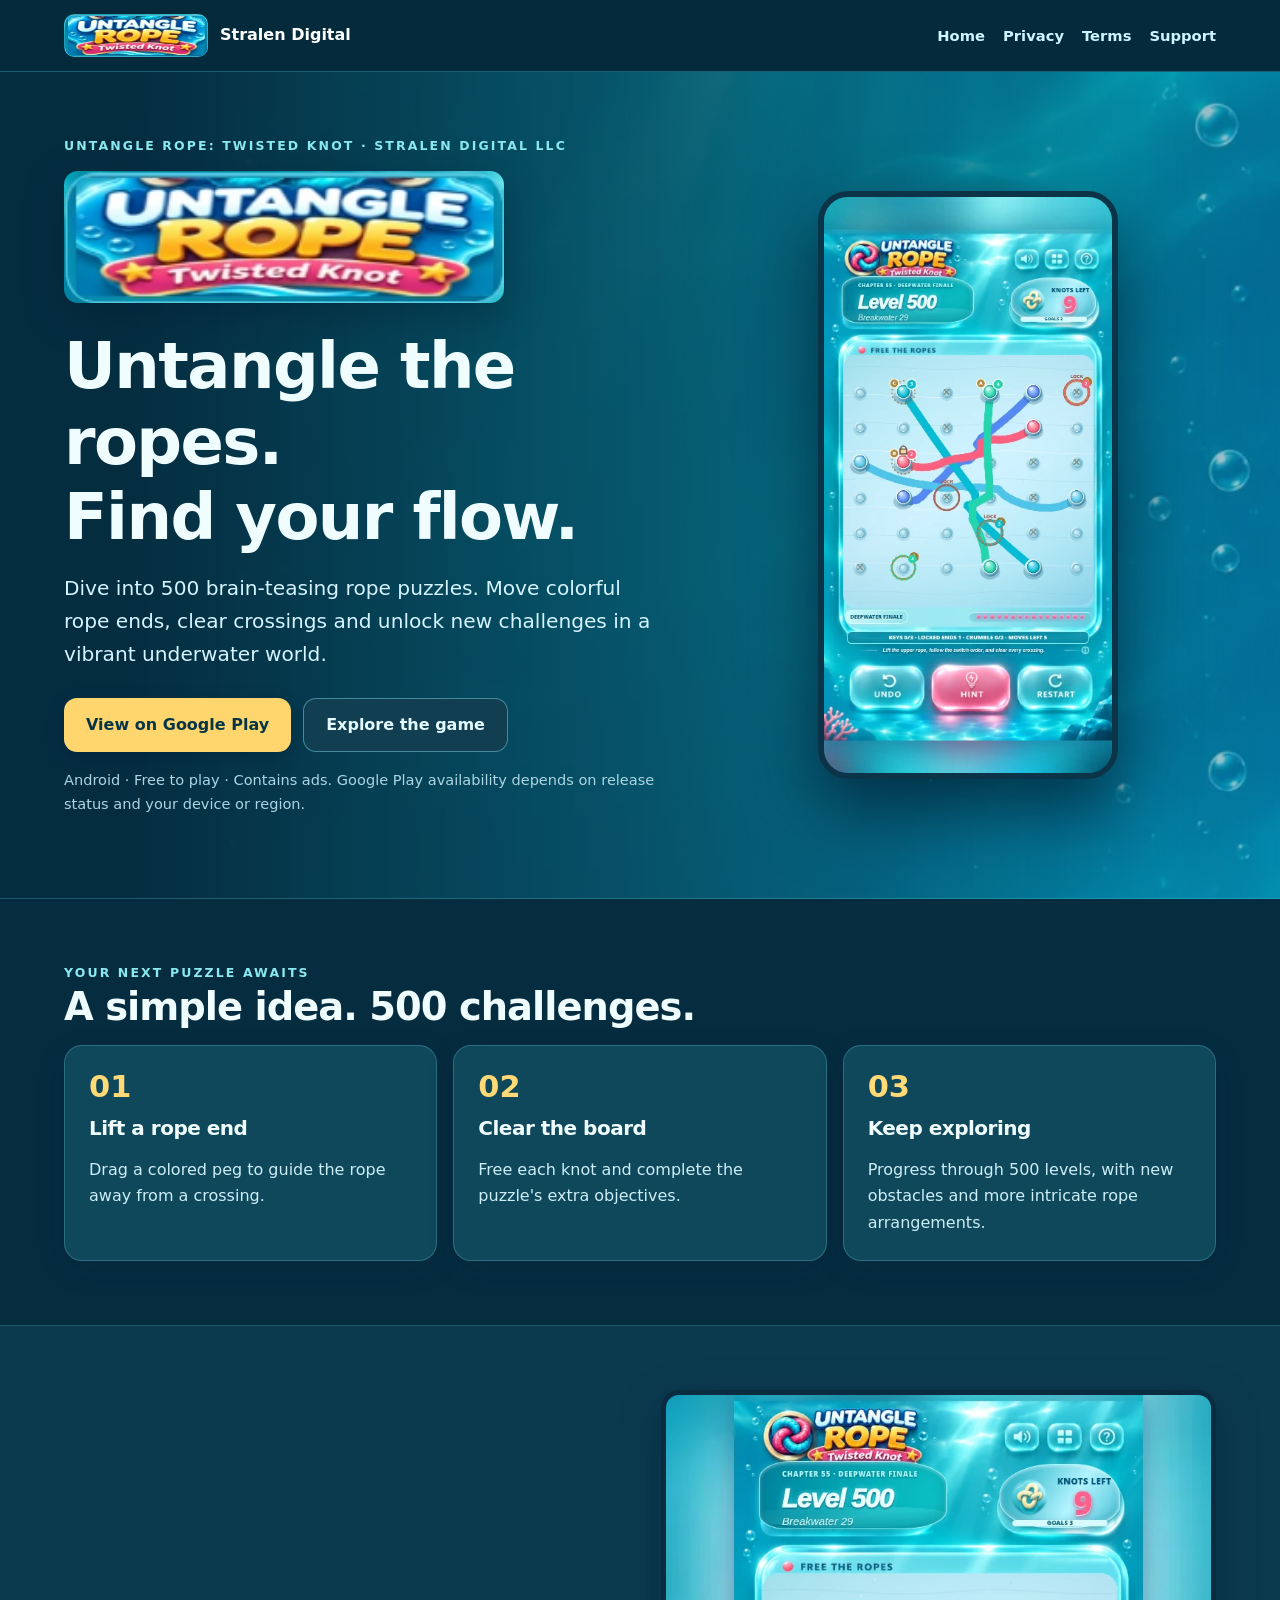
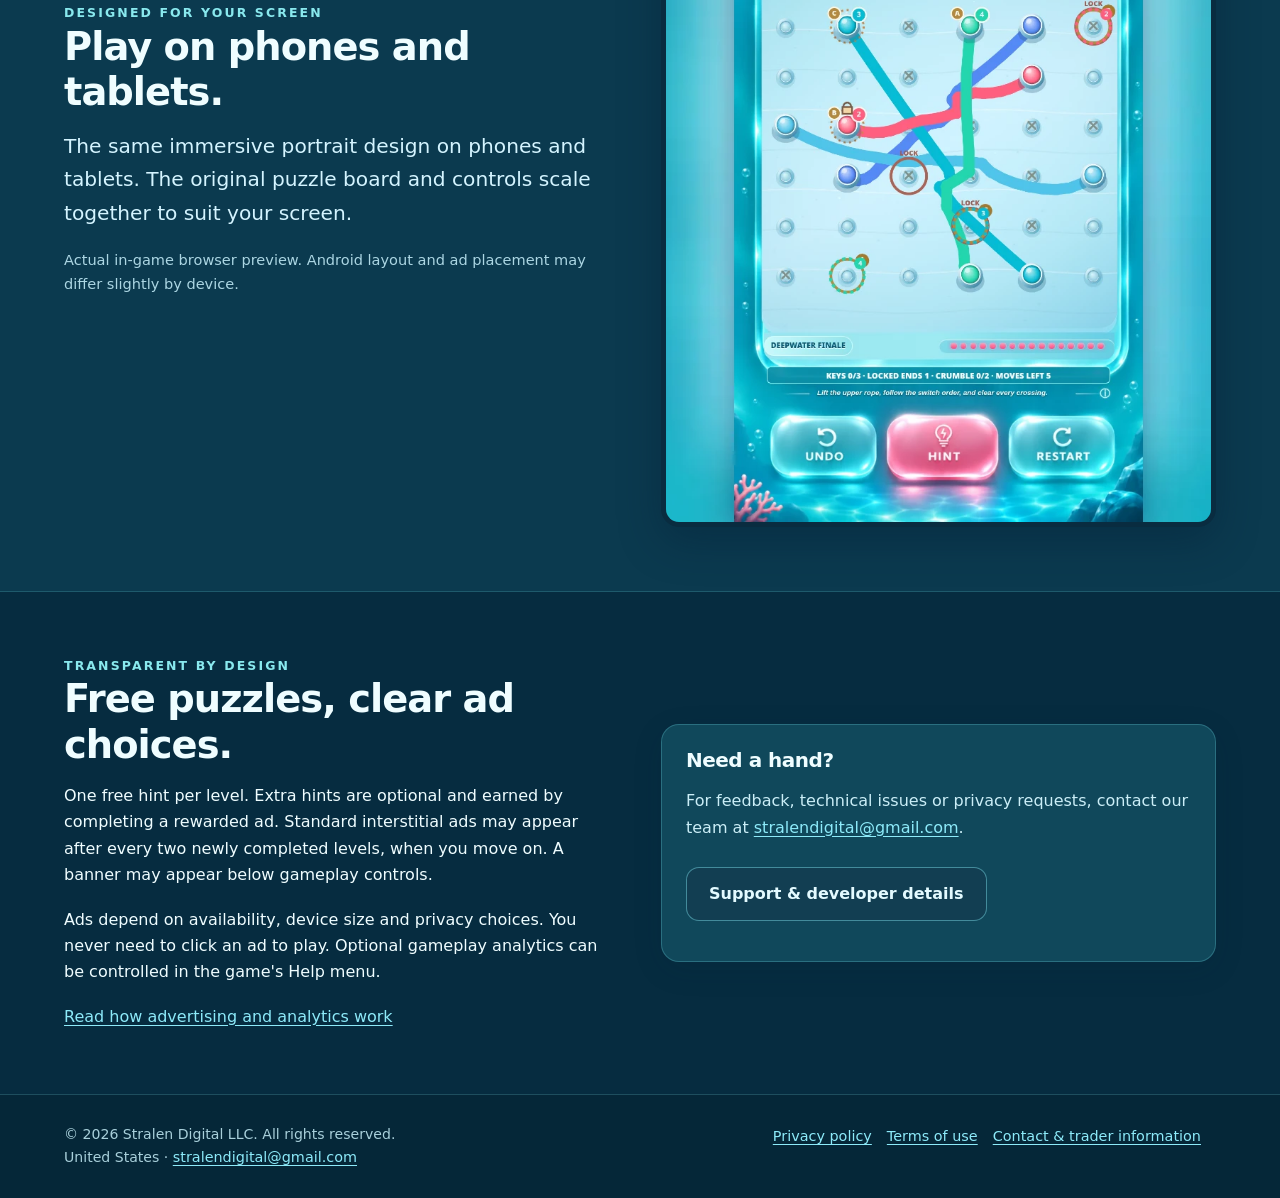
<file: public/index.html>
<!doctype html><html lang="en"><head><meta charset="utf-8"><meta name="viewport" content="width=device-width,initial-scale=1"><meta name="theme-color" content="#062c40"><meta name="description" content="Official game website for Untangle Rope: Twisted knot. Explore 500 rope puzzles, support and privacy information."><title>Untangle Rope: Twisted knot | Stralen Digital LLC</title><link rel="icon" href="assets/app-icon.png" type="image/png"><link rel="stylesheet" href="style.css"></head><body><a class="skip" href="#main">Skip to content</a><header><nav class="nav" aria-label="Main navigation"><a class="brand" href="index.html"><img src="assets/logo.webp" alt="Untangle Rope: Twisted knot"><span>Stralen Digital</span></a><div class="navlinks"><a href="index.html">Home</a><a href="privacy-policy.html">Privacy</a><a href="terms-of-use.html">Terms</a><a href="support.html">Support</a></div></nav></header><main id="main"><section class="hero"><div class="wrap hero-inner"><div><div class="eyebrow">Untangle Rope: Twisted knot · Stralen Digital LLC</div><img class="hero-logo" src="assets/logo.webp" alt="Untangle Rope: Twisted knot"><h1>Untangle the ropes.<br>Find your flow.</h1><p class="lede">Dive into 500 brain-teasing rope puzzles. Move colorful rope ends, clear crossings and unlock new challenges in a vibrant underwater world.</p><div class="cta"><a class="btn" href="https://play.google.com/store/apps/details?id=com.untangleropetwistedknot.app">View on Google Play</a><a class="btn secondary" href="#how-to-play">Explore the game</a></div><p class="note">Android · Free to play · Contains ads. Google Play availability depends on release status and your device or region.</p></div><div><img class="phone" src="assets/phone.webp" alt="Actual portrait gameplay showing the underwater board and colored ropes" width="390" height="780"></div></div></section><section class="section" id="how-to-play"><div class="wrap"><div class="eyebrow">Your next puzzle awaits</div><h2>A simple idea. 500 challenges.</h2><div class="cards"><article class="feature"><span class="num">01</span><h3>Lift a rope end</h3><p>Drag a colored peg to guide the rope away from a crossing.</p></article><article class="feature"><span class="num">02</span><h3>Clear the board</h3><p>Free each knot and complete the puzzle's extra objectives.</p></article><article class="feature"><span class="num">03</span><h3>Keep exploring</h3><p>Progress through 500 levels, with new obstacles and more intricate rope arrangements.</p></article></div></div></section><section class="section alt"><div class="wrap split"><div><div class="eyebrow">Designed for your screen</div><h2>Play on phones and tablets.</h2><p class="lede">The same immersive portrait design on phones and tablets. The original puzzle board and controls scale together to suit your screen.</p><p class="note">Actual in-game browser preview. Android layout and ad placement may differ slightly by device.</p></div><img class="tablet" loading="lazy" src="assets/tablet.webp" alt="Actual portrait tablet layout with puzzle board and controls" width="768" height="1024"></div></section><section class="section"><div class="wrap split"><div><div class="eyebrow">Transparent by design</div><h2>Free puzzles, clear ad choices.</h2><p>One free hint per level. Extra hints are optional and earned by completing a rewarded ad. Standard interstitial ads may appear after every two newly completed levels, when you move on. A banner may appear below gameplay controls.</p><p>Ads depend on availability, device size and privacy choices. You never need to click an ad to play. Optional gameplay analytics can be controlled in the game's Help menu.</p><a href="privacy-policy.html">Read how advertising and analytics work</a></div><div class="feature"><h3>Need a hand?</h3><p>For feedback, technical issues or privacy requests, contact our team at <a href="mailto:stralendigital@gmail.com">stralendigital@gmail.com</a>.</p><div class="cta"><a class="btn secondary" href="support.html">Support &amp; developer details</a></div></div></div></section></main><footer><div class="wrap"><div><p>© 2026 Stralen Digital LLC. All rights reserved.</p><p>United States · <a href="mailto:stralendigital@gmail.com">stralendigital@gmail.com</a></p></div><div><a href="privacy-policy.html">Privacy policy</a><a href="terms-of-use.html">Terms of use</a><a href="support.html">Contact &amp; trader information</a></div></div></footer></body></html>
</file>
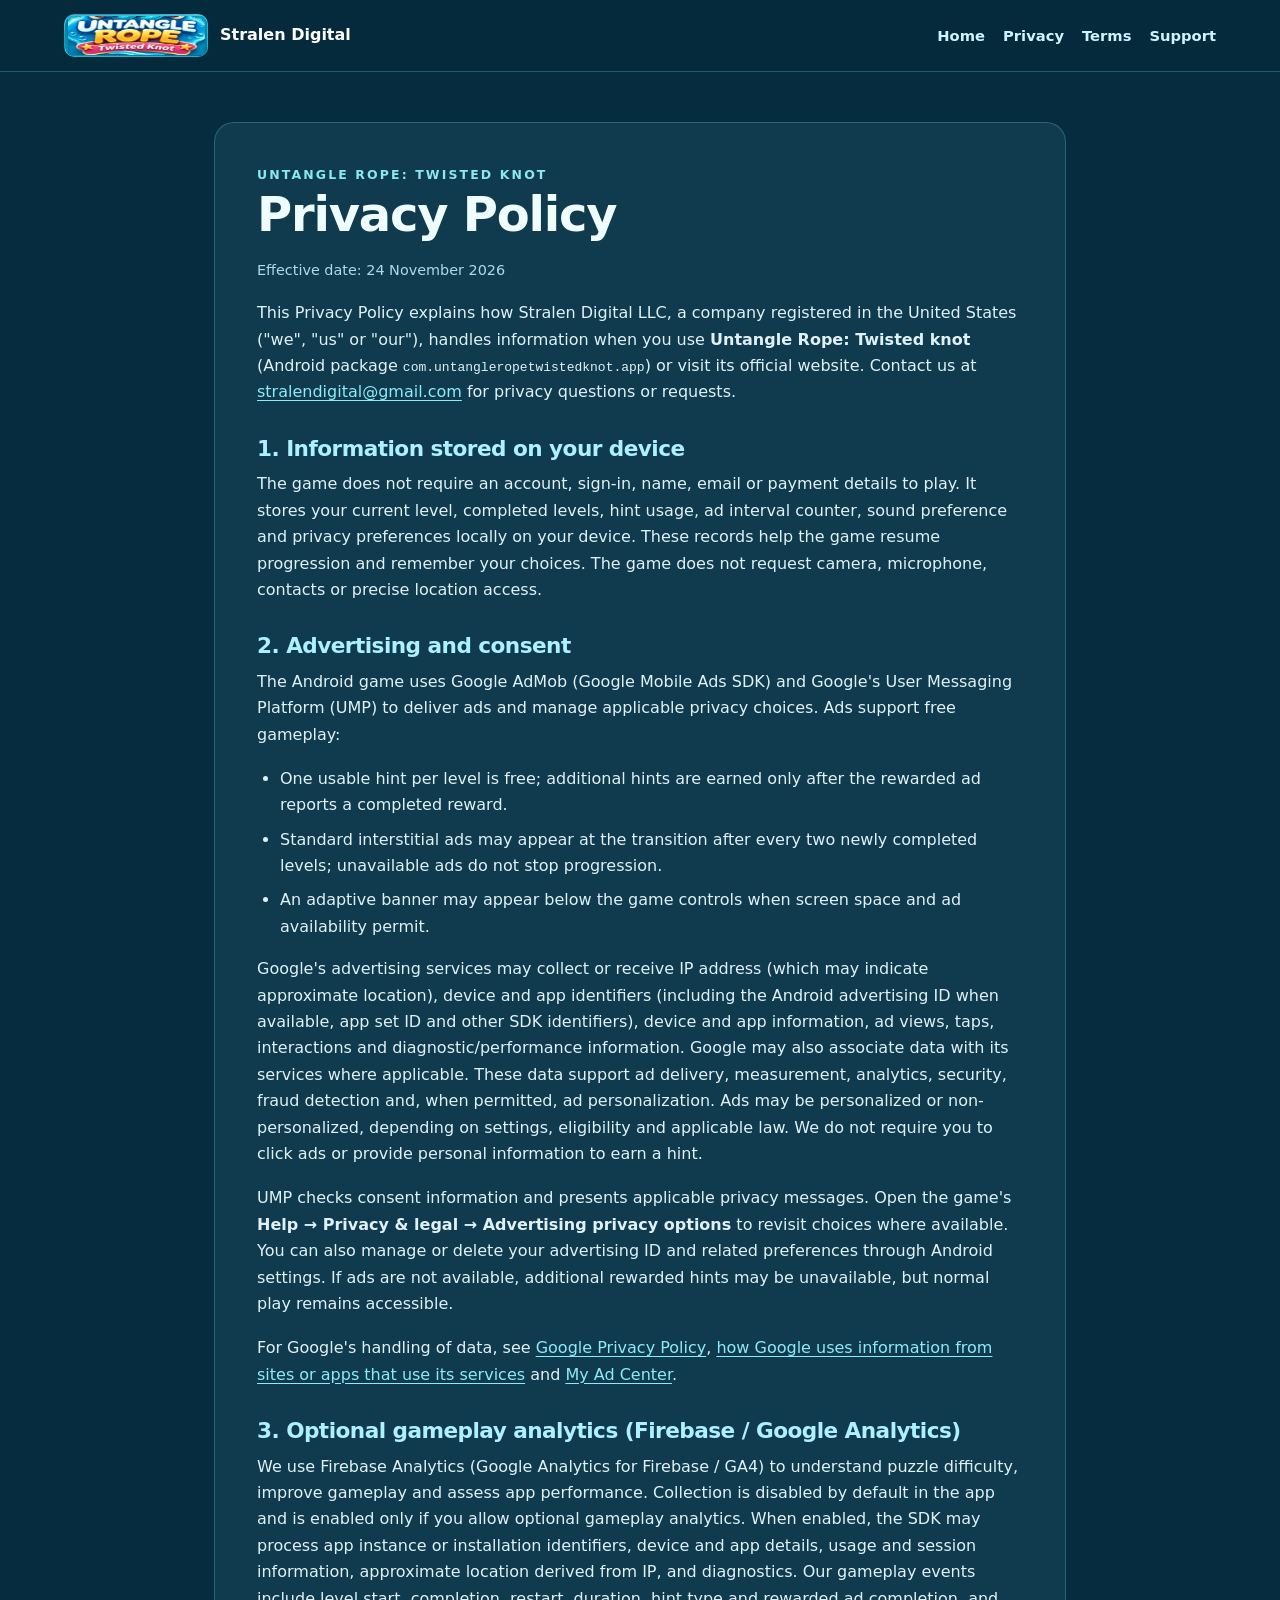
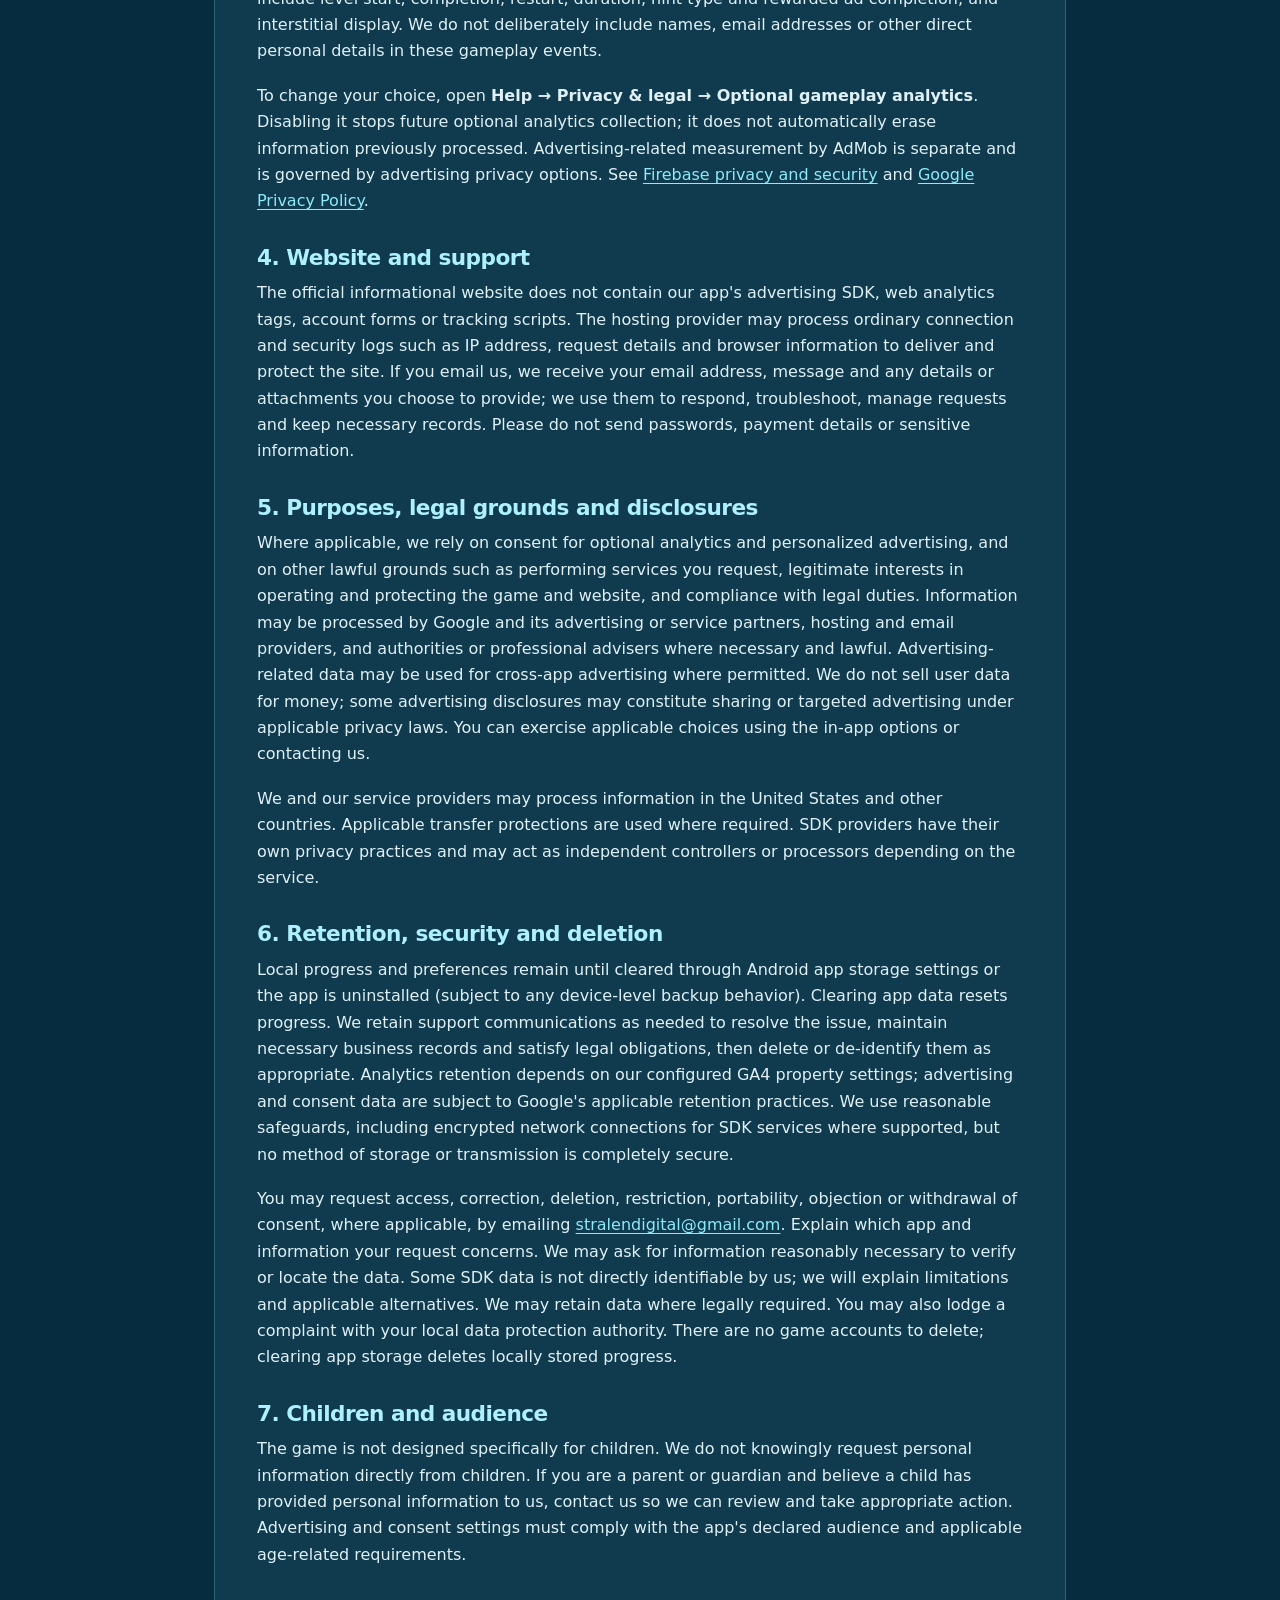
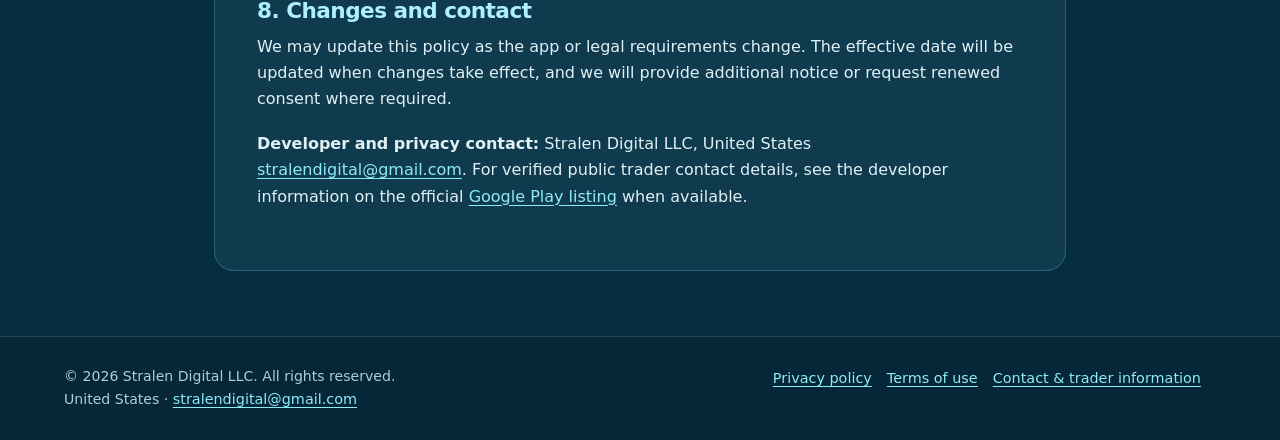
<file: public/privacy-policy.html>
<!doctype html><html lang="en"><head><meta charset="utf-8"><meta name="viewport" content="width=device-width,initial-scale=1"><meta name="theme-color" content="#062c40"><meta name="description" content="Privacy Policy for Untangle Rope: Twisted knot by Stralen Digital LLC"><title>Privacy Policy | Untangle Rope: Twisted knot</title><link rel="icon" href="assets/app-icon.png" type="image/png"><link rel="stylesheet" href="style.css"></head><body><a class="skip" href="#main">Skip to content</a><header><nav class="nav" aria-label="Main navigation"><a class="brand" href="index.html"><img src="assets/logo.webp" alt="Untangle Rope: Twisted knot"><span>Stralen Digital</span></a><div class="navlinks"><a href="index.html">Home</a><a href="privacy-policy.html">Privacy</a><a href="terms-of-use.html">Terms</a><a href="support.html">Support</a></div></nav></header><main id="main" class="legal"><article><div class="eyebrow">Untangle Rope: Twisted knot</div><h1>Privacy Policy</h1><p class="updated">Effective date: 24 November 2026</p><p>This Privacy Policy explains how Stralen Digital LLC, a company registered in the United States ("we", "us" or "our"), handles information when you use <strong>Untangle Rope: Twisted knot</strong> (Android package <code>com.untangleropetwistedknot.app</code>) or visit its official website. Contact us at <a href="mailto:stralendigital@gmail.com">stralendigital@gmail.com</a> for privacy questions or requests.</p>
<h2>1. Information stored on your device</h2><p>The game does not require an account, sign-in, name, email or payment details to play. It stores your current level, completed levels, hint usage, ad interval counter, sound preference and privacy preferences locally on your device. These records help the game resume progression and remember your choices. The game does not request camera, microphone, contacts or precise location access.</p>
<h2>2. Advertising and consent</h2><p>The Android game uses Google AdMob (Google Mobile Ads SDK) and Google's User Messaging Platform (UMP) to deliver ads and manage applicable privacy choices. Ads support free gameplay:</p><ul><li>One usable hint per level is free; additional hints are earned only after the rewarded ad reports a completed reward.</li><li>Standard interstitial ads may appear at the transition after every two newly completed levels; unavailable ads do not stop progression.</li><li>An adaptive banner may appear below the game controls when screen space and ad availability permit.</li></ul><p>Google's advertising services may collect or receive IP address (which may indicate approximate location), device and app identifiers (including the Android advertising ID when available, app set ID and other SDK identifiers), device and app information, ad views, taps, interactions and diagnostic/performance information. Google may also associate data with its services where applicable. These data support ad delivery, measurement, analytics, security, fraud detection and, when permitted, ad personalization. Ads may be personalized or non-personalized, depending on settings, eligibility and applicable law. We do not require you to click ads or provide personal information to earn a hint.</p><p>UMP checks consent information and presents applicable privacy messages. Open the game's <strong>Help → Privacy &amp; legal → Advertising privacy options</strong> to revisit choices where available. You can also manage or delete your advertising ID and related preferences through Android settings. If ads are not available, additional rewarded hints may be unavailable, but normal play remains accessible.</p><p>For Google's handling of data, see <a href="https://policies.google.com/privacy">Google Privacy Policy</a>, <a href="https://policies.google.com/technologies/partner-sites">how Google uses information from sites or apps that use its services</a> and <a href="https://myadcenter.google.com/">My Ad Center</a>.</p>
<h2>3. Optional gameplay analytics (Firebase / Google Analytics)</h2><p>We use Firebase Analytics (Google Analytics for Firebase / GA4) to understand puzzle difficulty, improve gameplay and assess app performance. Collection is disabled by default in the app and is enabled only if you allow optional gameplay analytics. When enabled, the SDK may process app instance or installation identifiers, device and app details, usage and session information, approximate location derived from IP, and diagnostics. Our gameplay events include level start, completion, restart, duration, hint type and rewarded ad completion, and interstitial display. We do not deliberately include names, email addresses or other direct personal details in these gameplay events.</p><p>To change your choice, open <strong>Help → Privacy &amp; legal → Optional gameplay analytics</strong>. Disabling it stops future optional analytics collection; it does not automatically erase information previously processed. Advertising-related measurement by AdMob is separate and is governed by advertising privacy options. See <a href="https://firebase.google.com/support/privacy">Firebase privacy and security</a> and <a href="https://policies.google.com/privacy">Google Privacy Policy</a>.</p>
<h2>4. Website and support</h2><p>The official informational website does not contain our app's advertising SDK, web analytics tags, account forms or tracking scripts. The hosting provider may process ordinary connection and security logs such as IP address, request details and browser information to deliver and protect the site. If you email us, we receive your email address, message and any details or attachments you choose to provide; we use them to respond, troubleshoot, manage requests and keep necessary records. Please do not send passwords, payment details or sensitive information.</p>
<h2>5. Purposes, legal grounds and disclosures</h2><p>Where applicable, we rely on consent for optional analytics and personalized advertising, and on other lawful grounds such as performing services you request, legitimate interests in operating and protecting the game and website, and compliance with legal duties. Information may be processed by Google and its advertising or service partners, hosting and email providers, and authorities or professional advisers where necessary and lawful. Advertising-related data may be used for cross-app advertising where permitted. We do not sell user data for money; some advertising disclosures may constitute sharing or targeted advertising under applicable privacy laws. You can exercise applicable choices using the in-app options or contacting us.</p><p>We and our service providers may process information in the United States and other countries. Applicable transfer protections are used where required. SDK providers have their own privacy practices and may act as independent controllers or processors depending on the service.</p>
<h2>6. Retention, security and deletion</h2><p>Local progress and preferences remain until cleared through Android app storage settings or the app is uninstalled (subject to any device-level backup behavior). Clearing app data resets progress. We retain support communications as needed to resolve the issue, maintain necessary business records and satisfy legal obligations, then delete or de-identify them as appropriate. Analytics retention depends on our configured GA4 property settings; advertising and consent data are subject to Google's applicable retention practices. We use reasonable safeguards, including encrypted network connections for SDK services where supported, but no method of storage or transmission is completely secure.</p><p>You may request access, correction, deletion, restriction, portability, objection or withdrawal of consent, where applicable, by emailing <a href="mailto:stralendigital@gmail.com?subject=Privacy%20request">stralendigital@gmail.com</a>. Explain which app and information your request concerns. We may ask for information reasonably necessary to verify or locate the data. Some SDK data is not directly identifiable by us; we will explain limitations and applicable alternatives. We may retain data where legally required. You may also lodge a complaint with your local data protection authority. There are no game accounts to delete; clearing app storage deletes locally stored progress.</p>
<h2>7. Children and audience</h2><p>The game is not designed specifically for children. We do not knowingly request personal information directly from children. If you are a parent or guardian and believe a child has provided personal information to us, contact us so we can review and take appropriate action. Advertising and consent settings must comply with the app's declared audience and applicable age-related requirements.</p>
<h2>8. Changes and contact</h2><p>We may update this policy as the app or legal requirements change. The effective date will be updated when changes take effect, and we will provide additional notice or request renewed consent where required.</p><p><strong>Developer and privacy contact:</strong> Stralen Digital LLC, United States<br><a href="mailto:stralendigital@gmail.com">stralendigital@gmail.com</a>. For verified public trader contact details, see the developer information on the official <a href="https://play.google.com/store/apps/details?id=com.untangleropetwistedknot.app">Google Play listing</a> when available.</p></article></main><footer><div class="wrap"><div><p>© 2026 Stralen Digital LLC. All rights reserved.</p><p>United States · <a href="mailto:stralendigital@gmail.com">stralendigital@gmail.com</a></p></div><div><a href="privacy-policy.html">Privacy policy</a><a href="terms-of-use.html">Terms of use</a><a href="support.html">Contact &amp; trader information</a></div></div></footer></body></html>
</file>
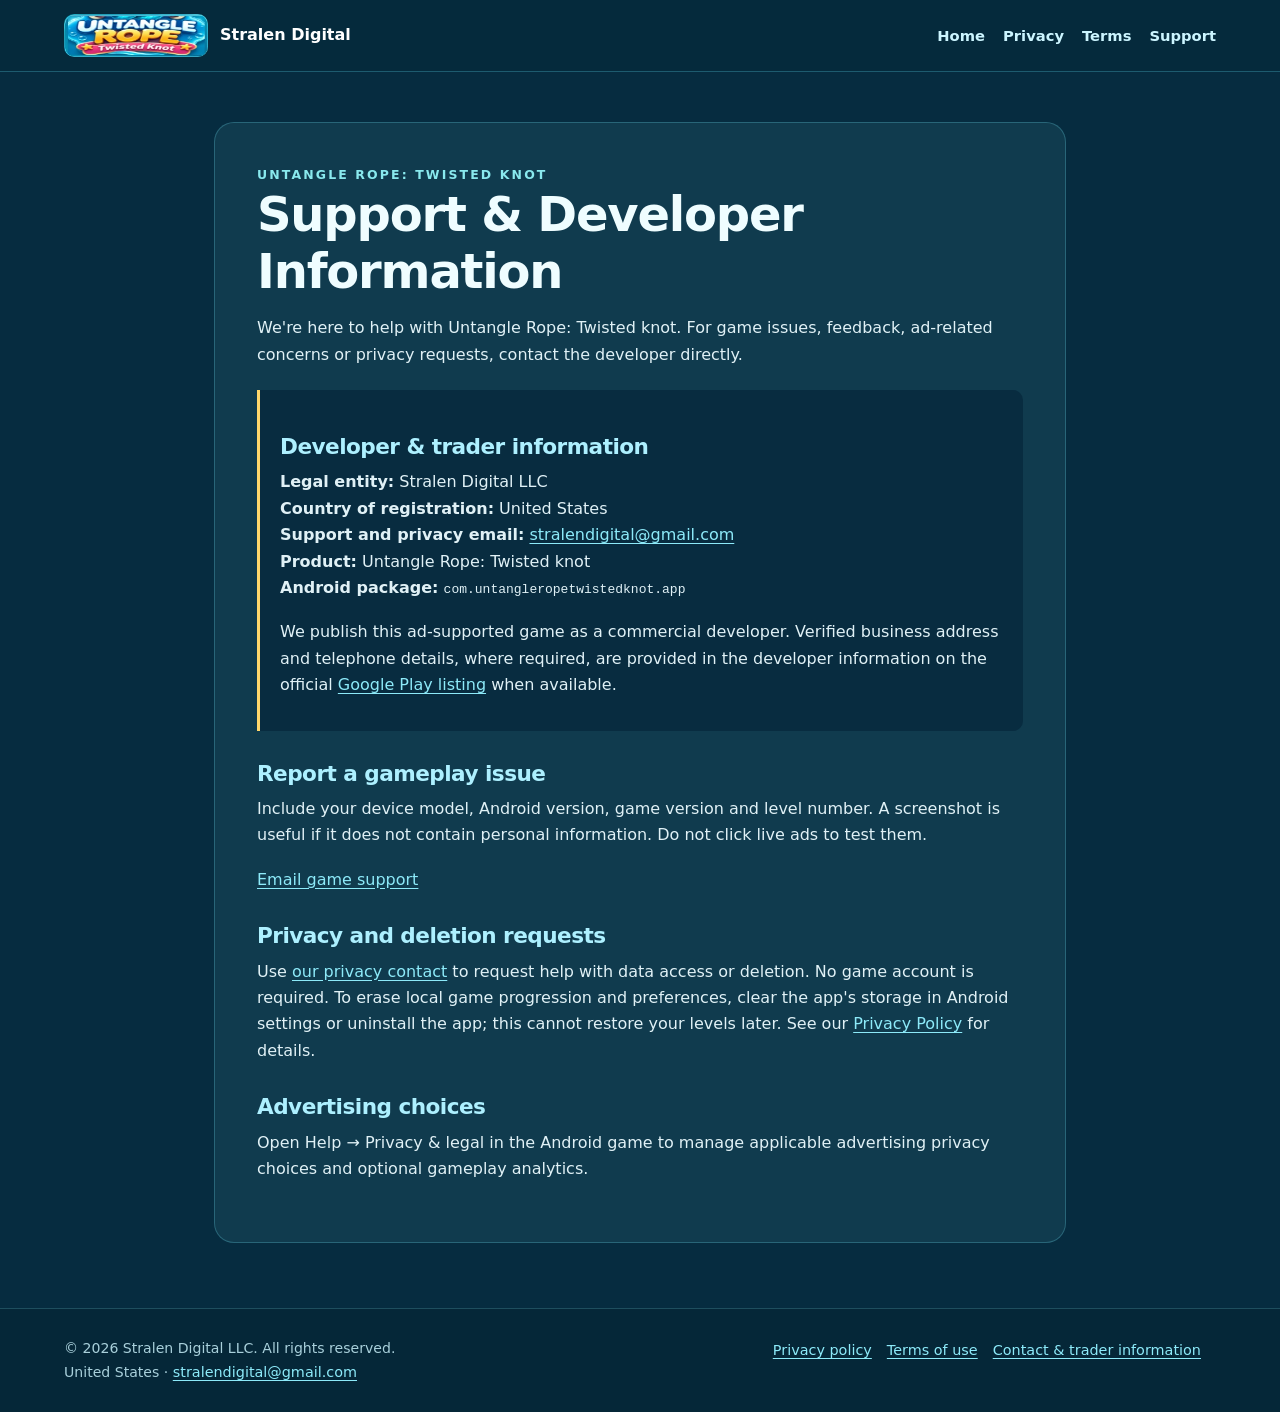
<file: public/support.html>
<!doctype html><html lang="en"><head><meta charset="utf-8"><meta name="viewport" content="width=device-width,initial-scale=1"><meta name="theme-color" content="#062c40"><meta name="description" content="Support &amp; Developer Information for Untangle Rope: Twisted knot by Stralen Digital LLC"><title>Support &amp; Developer Information | Untangle Rope: Twisted knot</title><link rel="icon" href="assets/app-icon.png" type="image/png"><link rel="stylesheet" href="style.css"></head><body><a class="skip" href="#main">Skip to content</a><header><nav class="nav" aria-label="Main navigation"><a class="brand" href="index.html"><img src="assets/logo.webp" alt="Untangle Rope: Twisted knot"><span>Stralen Digital</span></a><div class="navlinks"><a href="index.html">Home</a><a href="privacy-policy.html">Privacy</a><a href="terms-of-use.html">Terms</a><a href="support.html">Support</a></div></nav></header><main id="main" class="legal"><article><div class="eyebrow">Untangle Rope: Twisted knot</div><h1>Support & Developer Information</h1><p>We're here to help with Untangle Rope: Twisted knot. For game issues, feedback, ad-related concerns or privacy requests, contact the developer directly.</p><div class="callout"><h2>Developer &amp; trader information</h2><p><strong>Legal entity:</strong> Stralen Digital LLC<br><strong>Country of registration:</strong> United States<br><strong>Support and privacy email:</strong> <a href="mailto:stralendigital@gmail.com">stralendigital@gmail.com</a><br><strong>Product:</strong> Untangle Rope: Twisted knot<br><strong>Android package:</strong> <code>com.untangleropetwistedknot.app</code></p><p>We publish this ad-supported game as a commercial developer. Verified business address and telephone details, where required, are provided in the developer information on the official <a href="https://play.google.com/store/apps/details?id=com.untangleropetwistedknot.app">Google Play listing</a> when available.</p></div><h2>Report a gameplay issue</h2><p>Include your device model, Android version, game version and level number. A screenshot is useful if it does not contain personal information. Do not click live ads to test them.</p><p><a href="mailto:stralendigital@gmail.com?subject=Untangle%20Rope%20Support">Email game support</a></p><h2>Privacy and deletion requests</h2><p>Use <a href="mailto:stralendigital@gmail.com?subject=Untangle%20Rope%20Privacy%20Request">our privacy contact</a> to request help with data access or deletion. No game account is required. To erase local game progression and preferences, clear the app's storage in Android settings or uninstall the app; this cannot restore your levels later. See our <a href="privacy-policy.html">Privacy Policy</a> for details.</p><h2>Advertising choices</h2><p>Open Help → Privacy &amp; legal in the Android game to manage applicable advertising privacy choices and optional gameplay analytics.</p></article></main><footer><div class="wrap"><div><p>© 2026 Stralen Digital LLC. All rights reserved.</p><p>United States · <a href="mailto:stralendigital@gmail.com">stralendigital@gmail.com</a></p></div><div><a href="privacy-policy.html">Privacy policy</a><a href="terms-of-use.html">Terms of use</a><a href="support.html">Contact &amp; trader information</a></div></div></footer></body></html>
</file>
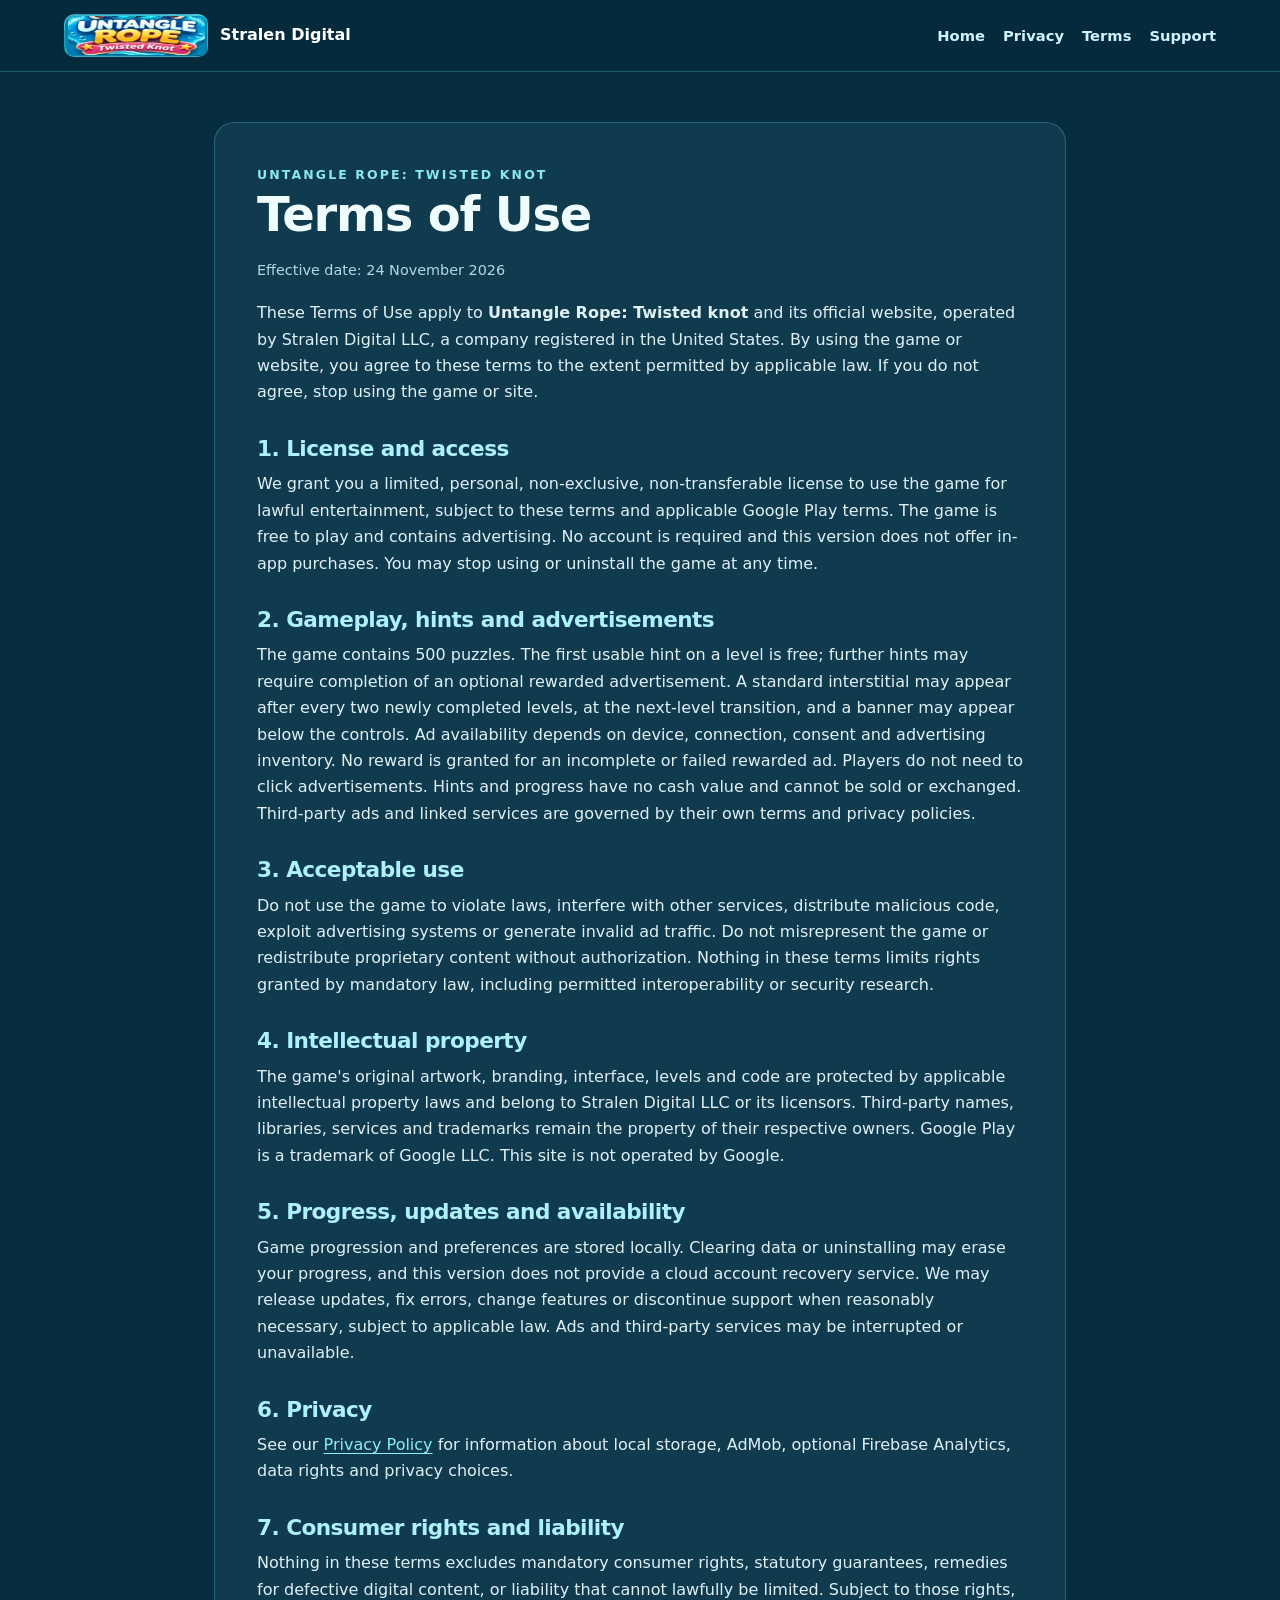
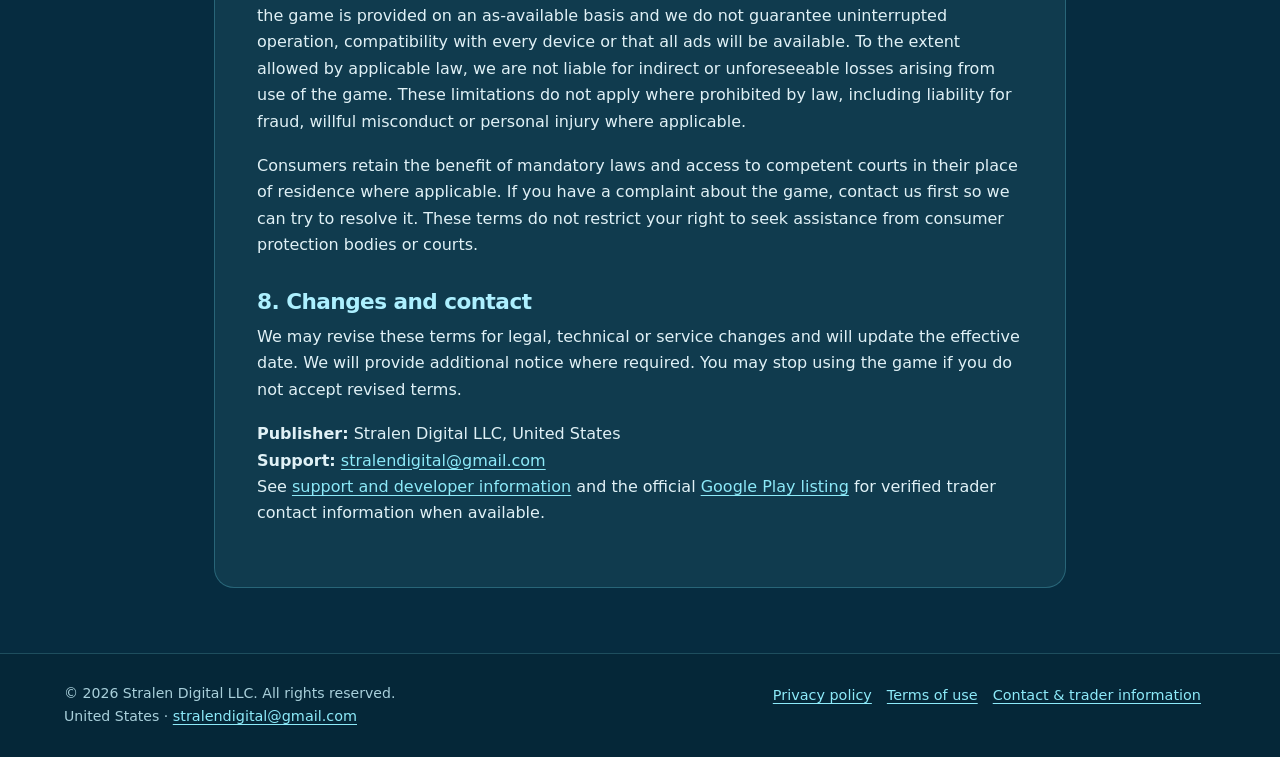
<file: public/terms-of-use.html>
<!doctype html><html lang="en"><head><meta charset="utf-8"><meta name="viewport" content="width=device-width,initial-scale=1"><meta name="theme-color" content="#062c40"><meta name="description" content="Terms of Use for Untangle Rope: Twisted knot by Stralen Digital LLC"><title>Terms of Use | Untangle Rope: Twisted knot</title><link rel="icon" href="assets/app-icon.png" type="image/png"><link rel="stylesheet" href="style.css"></head><body><a class="skip" href="#main">Skip to content</a><header><nav class="nav" aria-label="Main navigation"><a class="brand" href="index.html"><img src="assets/logo.webp" alt="Untangle Rope: Twisted knot"><span>Stralen Digital</span></a><div class="navlinks"><a href="index.html">Home</a><a href="privacy-policy.html">Privacy</a><a href="terms-of-use.html">Terms</a><a href="support.html">Support</a></div></nav></header><main id="main" class="legal"><article><div class="eyebrow">Untangle Rope: Twisted knot</div><h1>Terms of Use</h1><p class="updated">Effective date: 24 November 2026</p><p>These Terms of Use apply to <strong>Untangle Rope: Twisted knot</strong> and its official website, operated by Stralen Digital LLC, a company registered in the United States. By using the game or website, you agree to these terms to the extent permitted by applicable law. If you do not agree, stop using the game or site.</p>
<h2>1. License and access</h2><p>We grant you a limited, personal, non-exclusive, non-transferable license to use the game for lawful entertainment, subject to these terms and applicable Google Play terms. The game is free to play and contains advertising. No account is required and this version does not offer in-app purchases. You may stop using or uninstall the game at any time.</p>
<h2>2. Gameplay, hints and advertisements</h2><p>The game contains 500 puzzles. The first usable hint on a level is free; further hints may require completion of an optional rewarded advertisement. A standard interstitial may appear after every two newly completed levels, at the next-level transition, and a banner may appear below the controls. Ad availability depends on device, connection, consent and advertising inventory. No reward is granted for an incomplete or failed rewarded ad. Players do not need to click advertisements. Hints and progress have no cash value and cannot be sold or exchanged. Third-party ads and linked services are governed by their own terms and privacy policies.</p>
<h2>3. Acceptable use</h2><p>Do not use the game to violate laws, interfere with other services, distribute malicious code, exploit advertising systems or generate invalid ad traffic. Do not misrepresent the game or redistribute proprietary content without authorization. Nothing in these terms limits rights granted by mandatory law, including permitted interoperability or security research.</p>
<h2>4. Intellectual property</h2><p>The game's original artwork, branding, interface, levels and code are protected by applicable intellectual property laws and belong to Stralen Digital LLC or its licensors. Third-party names, libraries, services and trademarks remain the property of their respective owners. Google Play is a trademark of Google LLC. This site is not operated by Google.</p>
<h2>5. Progress, updates and availability</h2><p>Game progression and preferences are stored locally. Clearing data or uninstalling may erase your progress, and this version does not provide a cloud account recovery service. We may release updates, fix errors, change features or discontinue support when reasonably necessary, subject to applicable law. Ads and third-party services may be interrupted or unavailable.</p>
<h2>6. Privacy</h2><p>See our <a href="privacy-policy.html">Privacy Policy</a> for information about local storage, AdMob, optional Firebase Analytics, data rights and privacy choices.</p>
<h2>7. Consumer rights and liability</h2><p>Nothing in these terms excludes mandatory consumer rights, statutory guarantees, remedies for defective digital content, or liability that cannot lawfully be limited. Subject to those rights, the game is provided on an as-available basis and we do not guarantee uninterrupted operation, compatibility with every device or that all ads will be available. To the extent allowed by applicable law, we are not liable for indirect or unforeseeable losses arising from use of the game. These limitations do not apply where prohibited by law, including liability for fraud, willful misconduct or personal injury where applicable.</p><p>Consumers retain the benefit of mandatory laws and access to competent courts in their place of residence where applicable. If you have a complaint about the game, contact us first so we can try to resolve it. These terms do not restrict your right to seek assistance from consumer protection bodies or courts.</p>
<h2>8. Changes and contact</h2><p>We may revise these terms for legal, technical or service changes and will update the effective date. We will provide additional notice where required. You may stop using the game if you do not accept revised terms.</p><p><strong>Publisher:</strong> Stralen Digital LLC, United States<br><strong>Support:</strong> <a href="mailto:stralendigital@gmail.com">stralendigital@gmail.com</a><br>See <a href="support.html">support and developer information</a> and the official <a href="https://play.google.com/store/apps/details?id=com.untangleropetwistedknot.app">Google Play listing</a> for verified trader contact information when available.</p></article></main><footer><div class="wrap"><div><p>© 2026 Stralen Digital LLC. All rights reserved.</p><p>United States · <a href="mailto:stralendigital@gmail.com">stralendigital@gmail.com</a></p></div><div><a href="privacy-policy.html">Privacy policy</a><a href="terms-of-use.html">Terms of use</a><a href="support.html">Contact &amp; trader information</a></div></div></footer></body></html>
</file>
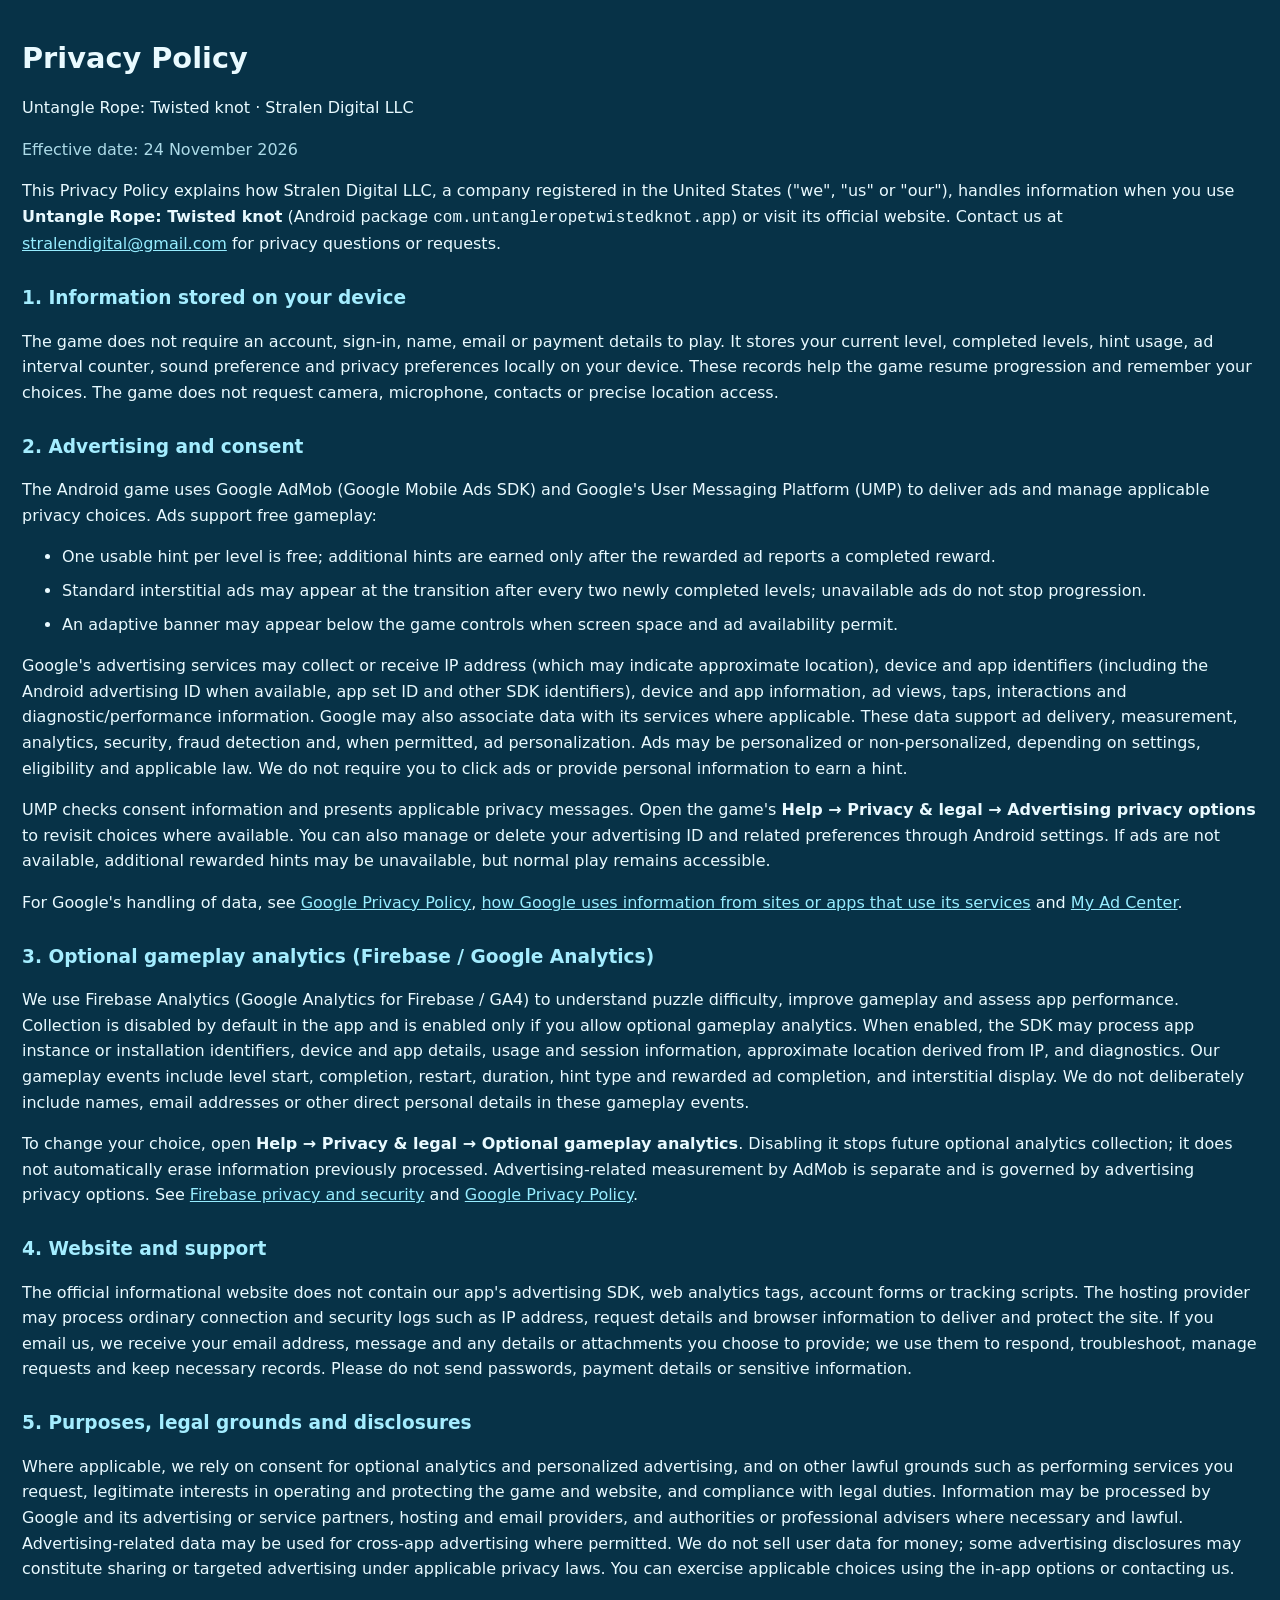
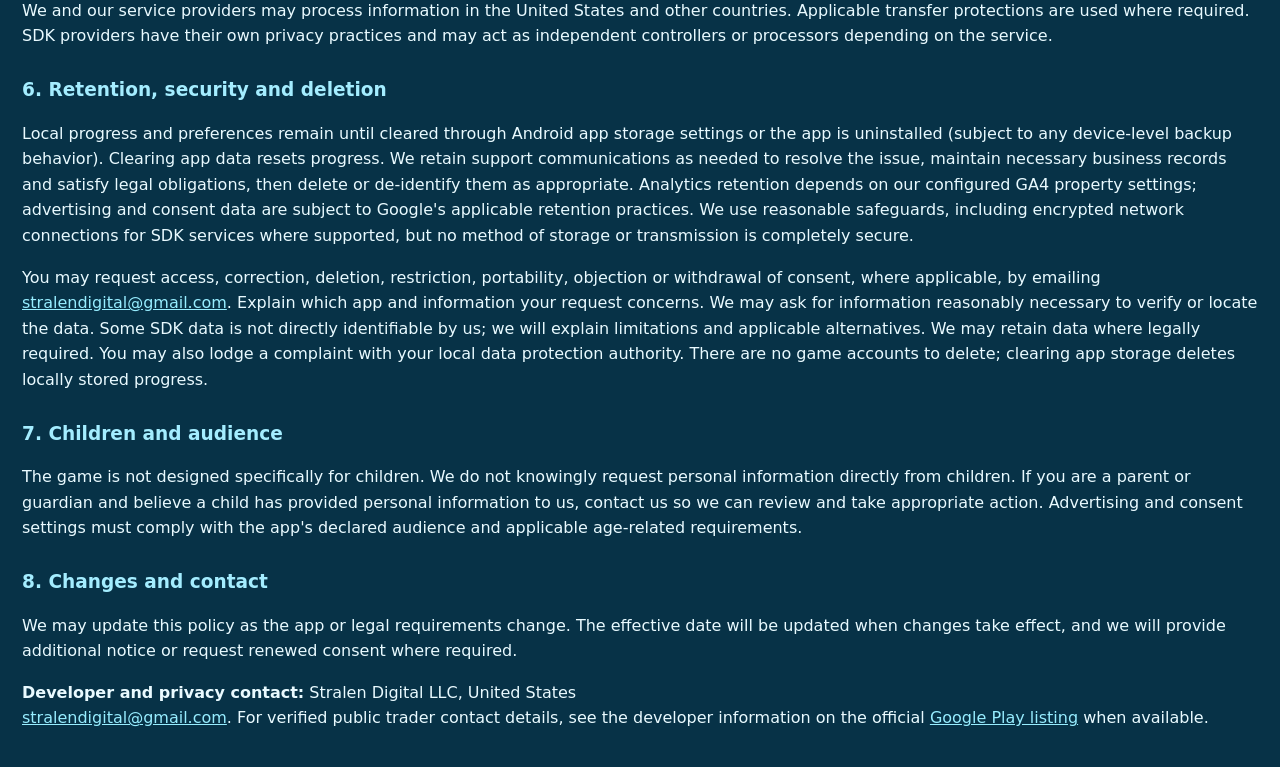
<file: android/app/src/main/assets/legal/privacy-policy.html>
<!doctype html><html lang="en"><head><meta charset="utf-8"><meta name="viewport" content="width=device-width,initial-scale=1"><title>Privacy Policy</title><style>*{box-sizing:border-box}body{margin:0;padding:22px;font:16px/1.6 system-ui,sans-serif;color:#e9faff;background:#073247}h1{font-size:1.8rem;line-height:1.2}h2{font-size:1.16rem;color:#a4edff;margin-top:26px}a{color:#97edff;overflow-wrap:anywhere}code{overflow-wrap:anywhere}li{margin:8px 0}.updated{color:#addbe8}.callout{border-left:3px solid #ffd76b;padding-left:14px}</style></head><body><h1>Privacy Policy</h1><p>Untangle Rope: Twisted knot · Stralen Digital LLC</p><p class="updated">Effective date: 24 November 2026</p><p>This Privacy Policy explains how Stralen Digital LLC, a company registered in the United States ("we", "us" or "our"), handles information when you use <strong>Untangle Rope: Twisted knot</strong> (Android package <code>com.untangleropetwistedknot.app</code>) or visit its official website. Contact us at <a href="mailto:stralendigital@gmail.com">stralendigital@gmail.com</a> for privacy questions or requests.</p>
<h2>1. Information stored on your device</h2><p>The game does not require an account, sign-in, name, email or payment details to play. It stores your current level, completed levels, hint usage, ad interval counter, sound preference and privacy preferences locally on your device. These records help the game resume progression and remember your choices. The game does not request camera, microphone, contacts or precise location access.</p>
<h2>2. Advertising and consent</h2><p>The Android game uses Google AdMob (Google Mobile Ads SDK) and Google's User Messaging Platform (UMP) to deliver ads and manage applicable privacy choices. Ads support free gameplay:</p><ul><li>One usable hint per level is free; additional hints are earned only after the rewarded ad reports a completed reward.</li><li>Standard interstitial ads may appear at the transition after every two newly completed levels; unavailable ads do not stop progression.</li><li>An adaptive banner may appear below the game controls when screen space and ad availability permit.</li></ul><p>Google's advertising services may collect or receive IP address (which may indicate approximate location), device and app identifiers (including the Android advertising ID when available, app set ID and other SDK identifiers), device and app information, ad views, taps, interactions and diagnostic/performance information. Google may also associate data with its services where applicable. These data support ad delivery, measurement, analytics, security, fraud detection and, when permitted, ad personalization. Ads may be personalized or non-personalized, depending on settings, eligibility and applicable law. We do not require you to click ads or provide personal information to earn a hint.</p><p>UMP checks consent information and presents applicable privacy messages. Open the game's <strong>Help → Privacy &amp; legal → Advertising privacy options</strong> to revisit choices where available. You can also manage or delete your advertising ID and related preferences through Android settings. If ads are not available, additional rewarded hints may be unavailable, but normal play remains accessible.</p><p>For Google's handling of data, see <a href="https://policies.google.com/privacy">Google Privacy Policy</a>, <a href="https://policies.google.com/technologies/partner-sites">how Google uses information from sites or apps that use its services</a> and <a href="https://myadcenter.google.com/">My Ad Center</a>.</p>
<h2>3. Optional gameplay analytics (Firebase / Google Analytics)</h2><p>We use Firebase Analytics (Google Analytics for Firebase / GA4) to understand puzzle difficulty, improve gameplay and assess app performance. Collection is disabled by default in the app and is enabled only if you allow optional gameplay analytics. When enabled, the SDK may process app instance or installation identifiers, device and app details, usage and session information, approximate location derived from IP, and diagnostics. Our gameplay events include level start, completion, restart, duration, hint type and rewarded ad completion, and interstitial display. We do not deliberately include names, email addresses or other direct personal details in these gameplay events.</p><p>To change your choice, open <strong>Help → Privacy &amp; legal → Optional gameplay analytics</strong>. Disabling it stops future optional analytics collection; it does not automatically erase information previously processed. Advertising-related measurement by AdMob is separate and is governed by advertising privacy options. See <a href="https://firebase.google.com/support/privacy">Firebase privacy and security</a> and <a href="https://policies.google.com/privacy">Google Privacy Policy</a>.</p>
<h2>4. Website and support</h2><p>The official informational website does not contain our app's advertising SDK, web analytics tags, account forms or tracking scripts. The hosting provider may process ordinary connection and security logs such as IP address, request details and browser information to deliver and protect the site. If you email us, we receive your email address, message and any details or attachments you choose to provide; we use them to respond, troubleshoot, manage requests and keep necessary records. Please do not send passwords, payment details or sensitive information.</p>
<h2>5. Purposes, legal grounds and disclosures</h2><p>Where applicable, we rely on consent for optional analytics and personalized advertising, and on other lawful grounds such as performing services you request, legitimate interests in operating and protecting the game and website, and compliance with legal duties. Information may be processed by Google and its advertising or service partners, hosting and email providers, and authorities or professional advisers where necessary and lawful. Advertising-related data may be used for cross-app advertising where permitted. We do not sell user data for money; some advertising disclosures may constitute sharing or targeted advertising under applicable privacy laws. You can exercise applicable choices using the in-app options or contacting us.</p><p>We and our service providers may process information in the United States and other countries. Applicable transfer protections are used where required. SDK providers have their own privacy practices and may act as independent controllers or processors depending on the service.</p>
<h2>6. Retention, security and deletion</h2><p>Local progress and preferences remain until cleared through Android app storage settings or the app is uninstalled (subject to any device-level backup behavior). Clearing app data resets progress. We retain support communications as needed to resolve the issue, maintain necessary business records and satisfy legal obligations, then delete or de-identify them as appropriate. Analytics retention depends on our configured GA4 property settings; advertising and consent data are subject to Google's applicable retention practices. We use reasonable safeguards, including encrypted network connections for SDK services where supported, but no method of storage or transmission is completely secure.</p><p>You may request access, correction, deletion, restriction, portability, objection or withdrawal of consent, where applicable, by emailing <a href="mailto:stralendigital@gmail.com?subject=Privacy%20request">stralendigital@gmail.com</a>. Explain which app and information your request concerns. We may ask for information reasonably necessary to verify or locate the data. Some SDK data is not directly identifiable by us; we will explain limitations and applicable alternatives. We may retain data where legally required. You may also lodge a complaint with your local data protection authority. There are no game accounts to delete; clearing app storage deletes locally stored progress.</p>
<h2>7. Children and audience</h2><p>The game is not designed specifically for children. We do not knowingly request personal information directly from children. If you are a parent or guardian and believe a child has provided personal information to us, contact us so we can review and take appropriate action. Advertising and consent settings must comply with the app's declared audience and applicable age-related requirements.</p>
<h2>8. Changes and contact</h2><p>We may update this policy as the app or legal requirements change. The effective date will be updated when changes take effect, and we will provide additional notice or request renewed consent where required.</p><p><strong>Developer and privacy contact:</strong> Stralen Digital LLC, United States<br><a href="mailto:stralendigital@gmail.com">stralendigital@gmail.com</a>. For verified public trader contact details, see the developer information on the official <a href="https://play.google.com/store/apps/details?id=com.untangleropetwistedknot.app">Google Play listing</a> when available.</p></body></html>
</file>
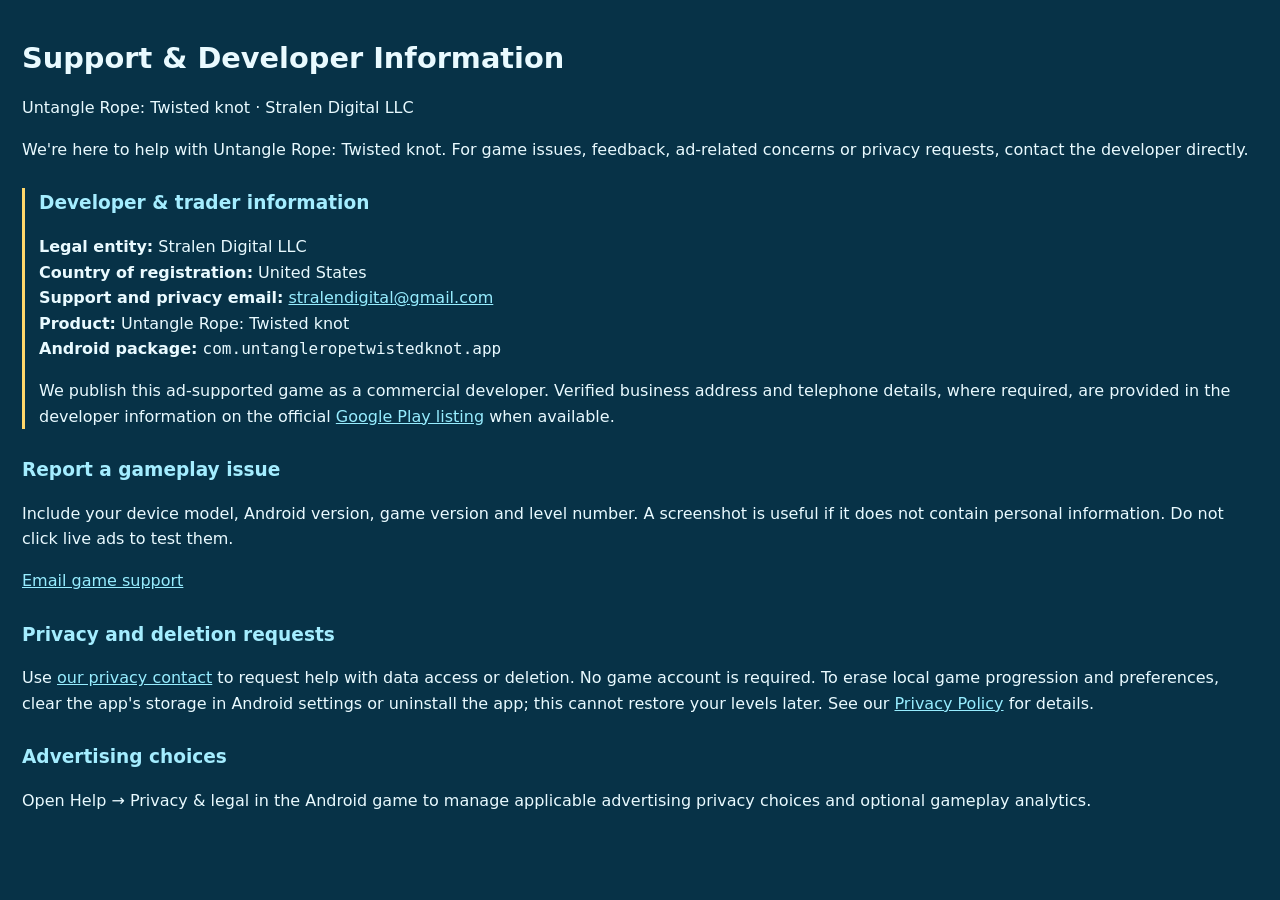
<file: android/app/src/main/assets/legal/support.html>
<!doctype html><html lang="en"><head><meta charset="utf-8"><meta name="viewport" content="width=device-width,initial-scale=1"><title>Support & Developer Information</title><style>*{box-sizing:border-box}body{margin:0;padding:22px;font:16px/1.6 system-ui,sans-serif;color:#e9faff;background:#073247}h1{font-size:1.8rem;line-height:1.2}h2{font-size:1.16rem;color:#a4edff;margin-top:26px}a{color:#97edff;overflow-wrap:anywhere}code{overflow-wrap:anywhere}li{margin:8px 0}.updated{color:#addbe8}.callout{border-left:3px solid #ffd76b;padding-left:14px}</style></head><body><h1>Support & Developer Information</h1><p>Untangle Rope: Twisted knot · Stralen Digital LLC</p><p>We're here to help with Untangle Rope: Twisted knot. For game issues, feedback, ad-related concerns or privacy requests, contact the developer directly.</p><div class="callout"><h2>Developer &amp; trader information</h2><p><strong>Legal entity:</strong> Stralen Digital LLC<br><strong>Country of registration:</strong> United States<br><strong>Support and privacy email:</strong> <a href="mailto:stralendigital@gmail.com">stralendigital@gmail.com</a><br><strong>Product:</strong> Untangle Rope: Twisted knot<br><strong>Android package:</strong> <code>com.untangleropetwistedknot.app</code></p><p>We publish this ad-supported game as a commercial developer. Verified business address and telephone details, where required, are provided in the developer information on the official <a href="https://play.google.com/store/apps/details?id=com.untangleropetwistedknot.app">Google Play listing</a> when available.</p></div><h2>Report a gameplay issue</h2><p>Include your device model, Android version, game version and level number. A screenshot is useful if it does not contain personal information. Do not click live ads to test them.</p><p><a href="mailto:stralendigital@gmail.com?subject=Untangle%20Rope%20Support">Email game support</a></p><h2>Privacy and deletion requests</h2><p>Use <a href="mailto:stralendigital@gmail.com?subject=Untangle%20Rope%20Privacy%20Request">our privacy contact</a> to request help with data access or deletion. No game account is required. To erase local game progression and preferences, clear the app's storage in Android settings or uninstall the app; this cannot restore your levels later. See our <a href="privacy-policy.html">Privacy Policy</a> for details.</p><h2>Advertising choices</h2><p>Open Help → Privacy &amp; legal in the Android game to manage applicable advertising privacy choices and optional gameplay analytics.</p></body></html>
</file>
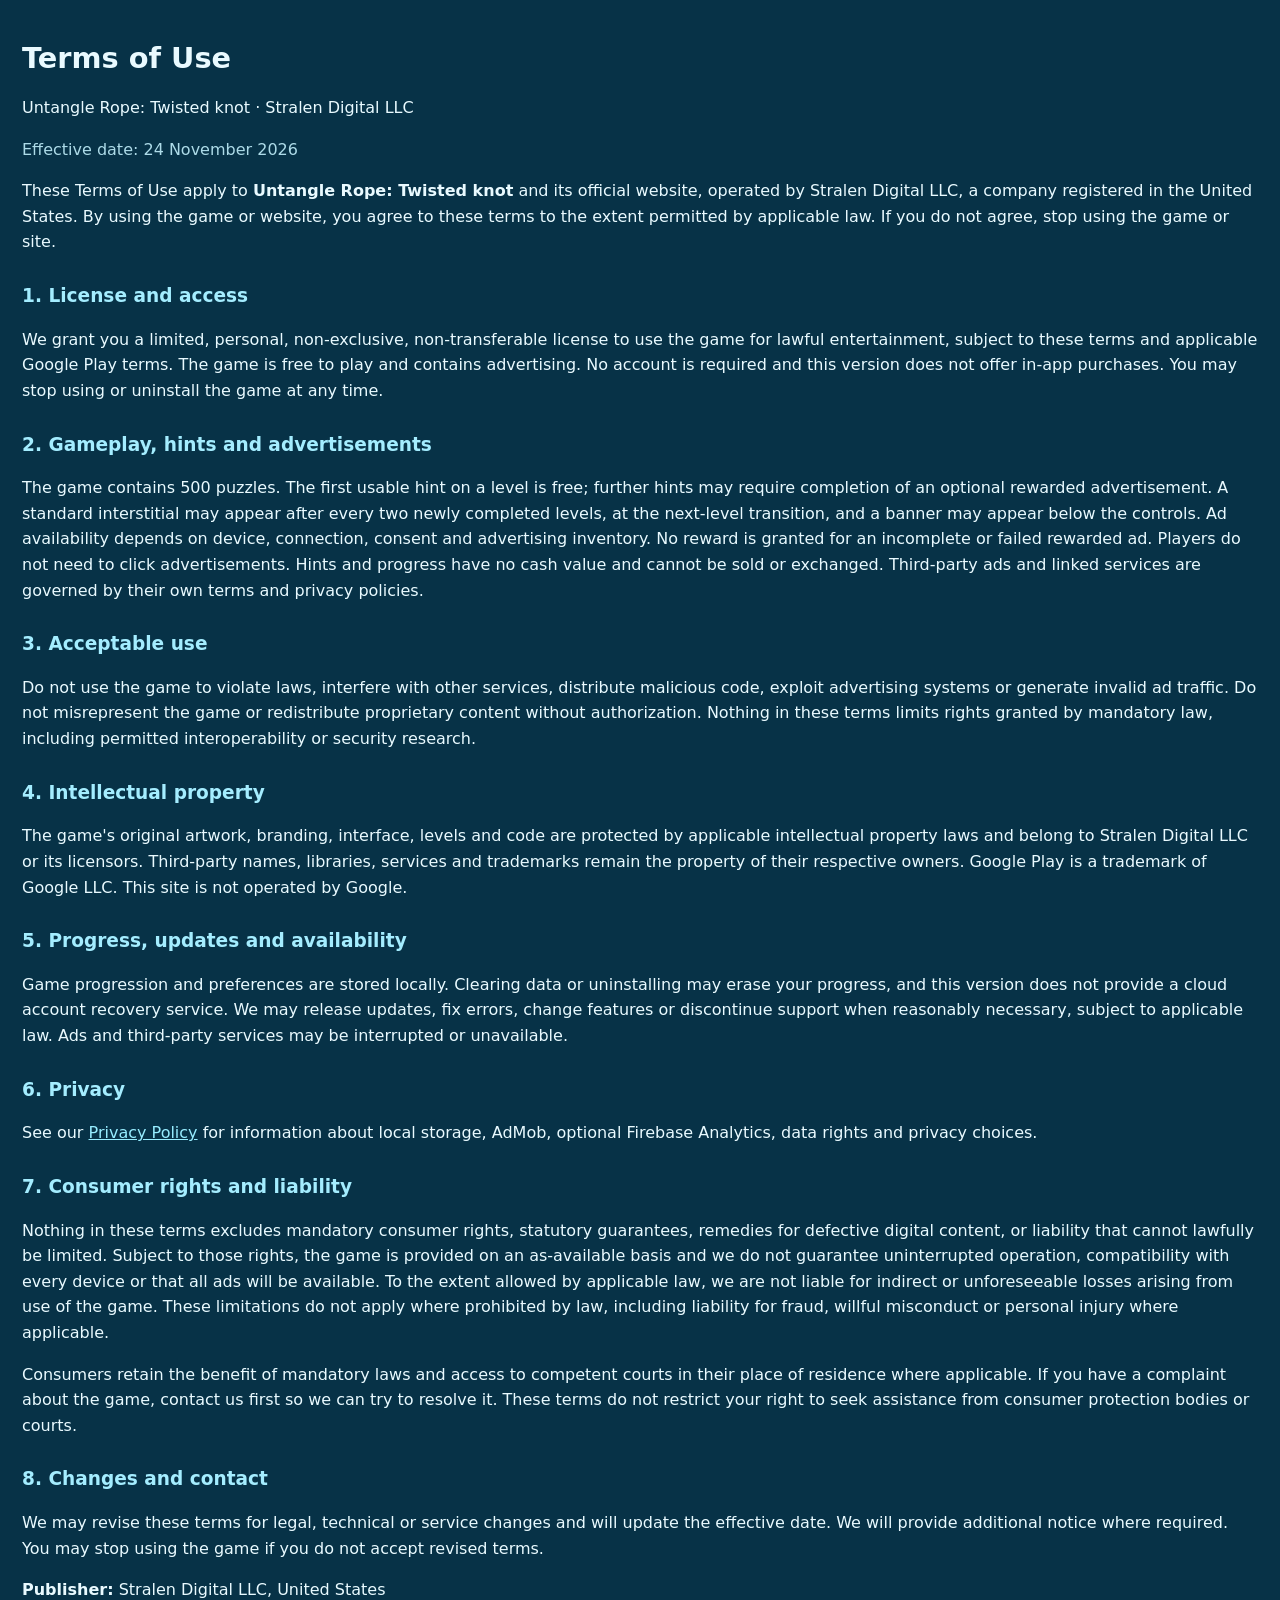
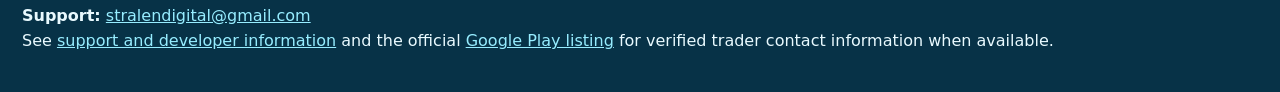
<file: android/app/src/main/assets/legal/terms-of-use.html>
<!doctype html><html lang="en"><head><meta charset="utf-8"><meta name="viewport" content="width=device-width,initial-scale=1"><title>Terms of Use</title><style>*{box-sizing:border-box}body{margin:0;padding:22px;font:16px/1.6 system-ui,sans-serif;color:#e9faff;background:#073247}h1{font-size:1.8rem;line-height:1.2}h2{font-size:1.16rem;color:#a4edff;margin-top:26px}a{color:#97edff;overflow-wrap:anywhere}code{overflow-wrap:anywhere}li{margin:8px 0}.updated{color:#addbe8}.callout{border-left:3px solid #ffd76b;padding-left:14px}</style></head><body><h1>Terms of Use</h1><p>Untangle Rope: Twisted knot · Stralen Digital LLC</p><p class="updated">Effective date: 24 November 2026</p><p>These Terms of Use apply to <strong>Untangle Rope: Twisted knot</strong> and its official website, operated by Stralen Digital LLC, a company registered in the United States. By using the game or website, you agree to these terms to the extent permitted by applicable law. If you do not agree, stop using the game or site.</p>
<h2>1. License and access</h2><p>We grant you a limited, personal, non-exclusive, non-transferable license to use the game for lawful entertainment, subject to these terms and applicable Google Play terms. The game is free to play and contains advertising. No account is required and this version does not offer in-app purchases. You may stop using or uninstall the game at any time.</p>
<h2>2. Gameplay, hints and advertisements</h2><p>The game contains 500 puzzles. The first usable hint on a level is free; further hints may require completion of an optional rewarded advertisement. A standard interstitial may appear after every two newly completed levels, at the next-level transition, and a banner may appear below the controls. Ad availability depends on device, connection, consent and advertising inventory. No reward is granted for an incomplete or failed rewarded ad. Players do not need to click advertisements. Hints and progress have no cash value and cannot be sold or exchanged. Third-party ads and linked services are governed by their own terms and privacy policies.</p>
<h2>3. Acceptable use</h2><p>Do not use the game to violate laws, interfere with other services, distribute malicious code, exploit advertising systems or generate invalid ad traffic. Do not misrepresent the game or redistribute proprietary content without authorization. Nothing in these terms limits rights granted by mandatory law, including permitted interoperability or security research.</p>
<h2>4. Intellectual property</h2><p>The game's original artwork, branding, interface, levels and code are protected by applicable intellectual property laws and belong to Stralen Digital LLC or its licensors. Third-party names, libraries, services and trademarks remain the property of their respective owners. Google Play is a trademark of Google LLC. This site is not operated by Google.</p>
<h2>5. Progress, updates and availability</h2><p>Game progression and preferences are stored locally. Clearing data or uninstalling may erase your progress, and this version does not provide a cloud account recovery service. We may release updates, fix errors, change features or discontinue support when reasonably necessary, subject to applicable law. Ads and third-party services may be interrupted or unavailable.</p>
<h2>6. Privacy</h2><p>See our <a href="privacy-policy.html">Privacy Policy</a> for information about local storage, AdMob, optional Firebase Analytics, data rights and privacy choices.</p>
<h2>7. Consumer rights and liability</h2><p>Nothing in these terms excludes mandatory consumer rights, statutory guarantees, remedies for defective digital content, or liability that cannot lawfully be limited. Subject to those rights, the game is provided on an as-available basis and we do not guarantee uninterrupted operation, compatibility with every device or that all ads will be available. To the extent allowed by applicable law, we are not liable for indirect or unforeseeable losses arising from use of the game. These limitations do not apply where prohibited by law, including liability for fraud, willful misconduct or personal injury where applicable.</p><p>Consumers retain the benefit of mandatory laws and access to competent courts in their place of residence where applicable. If you have a complaint about the game, contact us first so we can try to resolve it. These terms do not restrict your right to seek assistance from consumer protection bodies or courts.</p>
<h2>8. Changes and contact</h2><p>We may revise these terms for legal, technical or service changes and will update the effective date. We will provide additional notice where required. You may stop using the game if you do not accept revised terms.</p><p><strong>Publisher:</strong> Stralen Digital LLC, United States<br><strong>Support:</strong> <a href="mailto:stralendigital@gmail.com">stralendigital@gmail.com</a><br>See <a href="support.html">support and developer information</a> and the official <a href="https://play.google.com/store/apps/details?id=com.untangleropetwistedknot.app">Google Play listing</a> for verified trader contact information when available.</p></body></html>
</file>
<file: public/style.css>
*{box-sizing:border-box}html{color-scheme:dark;scroll-behavior:smooth}body{margin:0;font-family:system-ui,-apple-system,BlinkMacSystemFont,"Segoe UI",sans-serif;color:#effdff;background:#062c40;line-height:1.65}a{color:#8deaf9;text-underline-offset:.2em}a:hover{color:#fff}a:focus-visible,button:focus-visible{outline:3px solid #ffd76b;outline-offset:4px}img{max-width:100%;height:auto;display:block}header{border-bottom:1px solid #3c9aaf70;background:#062a3dee}.nav{max-width:1200px;margin:auto;padding:14px 24px;display:flex;align-items:center;justify-content:space-between;gap:18px;flex-wrap:wrap}.brand{display:flex;align-items:center;gap:12px;color:#fff;text-decoration:none;font-weight:800}.brand img{width:144px;border-radius:10px}.navlinks{display:flex;flex-wrap:wrap;gap:18px}.navlinks a{font-size:.92rem;font-weight:650;text-decoration:none;color:#ccf5ff}.wrap{max-width:1200px;margin:auto;padding:0 24px}.hero{position:relative;overflow:hidden;background:linear-gradient(90deg,#052d40 10%,#07495cd9 52%,#06557450),url('assets/ocean.webp') center 42%/cover;border-bottom:1px solid #71dbe43d}.hero-inner{display:grid;grid-template-columns:1.1fr .9fr;align-items:center;min-height:610px;gap:48px;padding:64px 24px}.eyebrow{font-size:.78rem;letter-spacing:.17em;text-transform:uppercase;font-weight:800;color:#89e9ee}.hero-logo{width:min(100%,440px);border-radius:14px;box-shadow:0 12px 38px #001a3060;margin:14px 0 26px}h1,h2,h3{line-height:1.18;letter-spacing:-.025em;margin:0 0 16px}h1{font-size:clamp(2rem,5vw,4rem)}h2{font-size:clamp(1.65rem,3vw,2.5rem)}h3{font-size:1.25rem}p{margin:0 0 18px}.lede{font-size:clamp(1.05rem,2vw,1.26rem);color:#d4f4ff;max-width:620px}.cta{display:flex;flex-wrap:wrap;gap:12px;margin:26px 0 16px}.btn{display:inline-flex;align-items:center;justify-content:center;border-radius:13px;padding:13px 22px;text-decoration:none;font-weight:800;background:#ffd66e;color:#063548;box-shadow:0 5px 16px #001b3560}.btn:hover{color:#062c40;background:#ffe29c}.btn.secondary{background:#123e52;color:#e3faff;border:1px solid #79e1eb78;box-shadow:none}.note{color:#acd6e3;font-size:.91rem}.phone{width:min(300px,100%);margin:0 auto;border:6px solid #0b3448;border-radius:30px;box-shadow:0 30px 72px #001626b0;overflow:hidden}.section{padding:64px 0}.section.alt{background:#0b3a4f;border-block:1px solid #60cad337}.cards{display:grid;grid-template-columns:repeat(3,1fr);gap:16px}.feature{background:#10485b;border:1px solid #67cad54d;border-radius:18px;padding:24px;box-shadow:0 8px 30px #001f301f}.feature p{color:#cbeef7;margin:0}.num{display:block;color:#ffda77;font-weight:900;font-size:1.9rem;line-height:1.1;margin-bottom:14px}.split{display:grid;grid-template-columns:1fr 1fr;gap:42px;align-items:center}.tablet{border:5px solid #092c40;border-radius:18px;box-shadow:0 14px 42px #001c3460}.tag{font-weight:800;color:#ffd76b}.legal{max-width:900px;margin:auto;padding:50px 24px 65px}.legal article{padding:clamp(20px,4vw,42px);background:#103b4e;border:1px solid #61c5d84d;border-radius:20px}.legal h1{font-size:clamp(2rem,5vw,3rem)}.legal h2{font-size:1.35rem;margin:30px 0 10px;color:#adf0ff}.legal ul{padding-left:23px}.legal li{margin:8px 0}.legal p,.legal li{color:#e0f1f6}.legal a{overflow-wrap:anywhere}.legal .updated{font-size:.9rem;color:#afd9e8}.callout{border-left:3px solid #ffd76b;padding:14px 20px;background:#082c40;border-radius:0 10px 10px 0;margin:22px 0}footer{border-top:1px solid #61b9c744;padding:28px 0;background:#052738}footer .wrap{display:flex;justify-content:space-between;gap:20px;flex-wrap:wrap}footer p{font-size:.88rem;color:#a9d0db;margin:0}footer a{font-size:.9rem;margin-right:15px}.skip{position:absolute;left:8px;top:-80px;background:#fff;color:#052738;padding:10px;z-index:5}.skip:focus{top:8px}@media(max-width:760px){.nav{padding:12px 18px}.navlinks{gap:13px}.hero-inner{grid-template-columns:1fr;gap:22px;min-height:0;padding:40px 20px}.hero-logo{max-width:330px}.cards,.split{grid-template-columns:1fr}.section{padding:42px 0}.wrap{padding-inline:18px}.phone{width:min(260px,85%)}.hero{background:linear-gradient(180deg,#053245f5,#07495db0),url('assets/ocean.webp') center/cover}.legal{padding:28px 14px}.legal article{padding:19px}.navlinks a{font-size:.86rem}}@media(prefers-reduced-motion:reduce){html{scroll-behavior:auto}}.legal code{overflow-wrap:anywhere;word-break:break-word}.brand span{white-space:normal}
</file>
